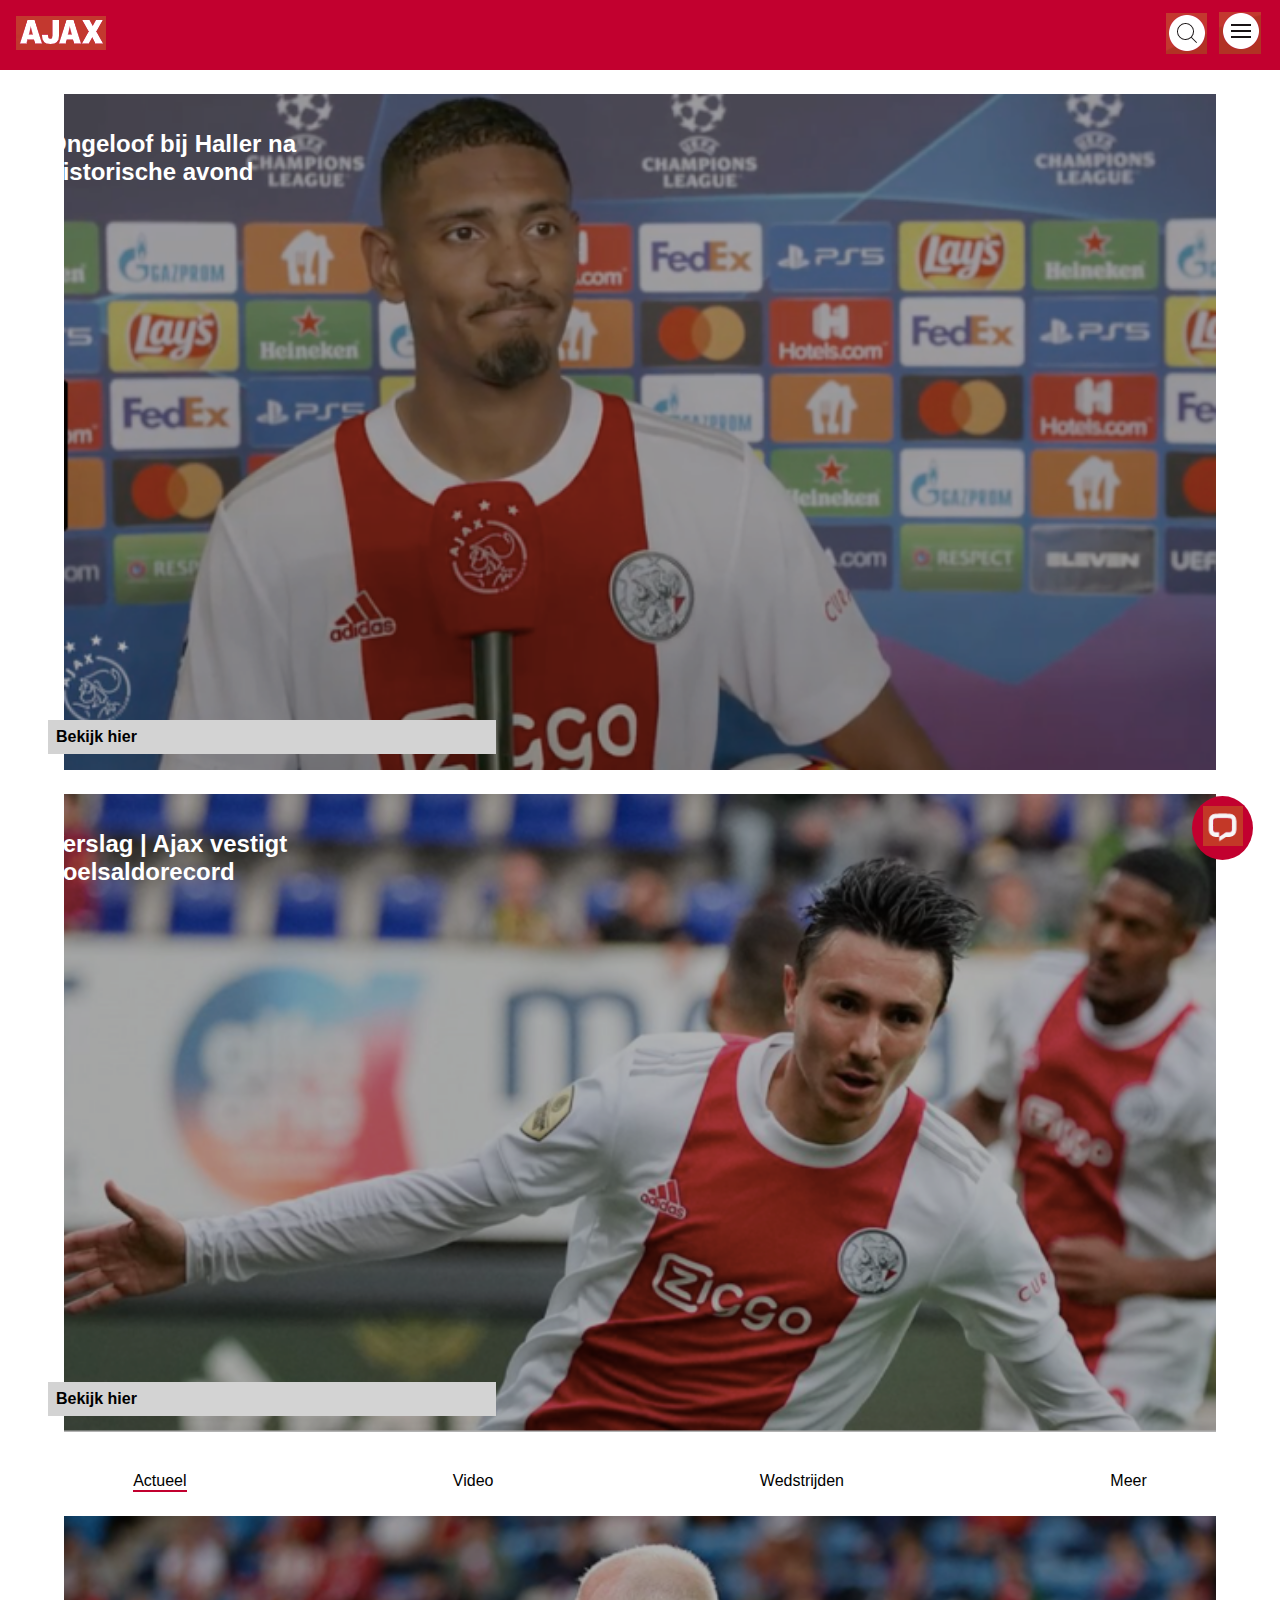
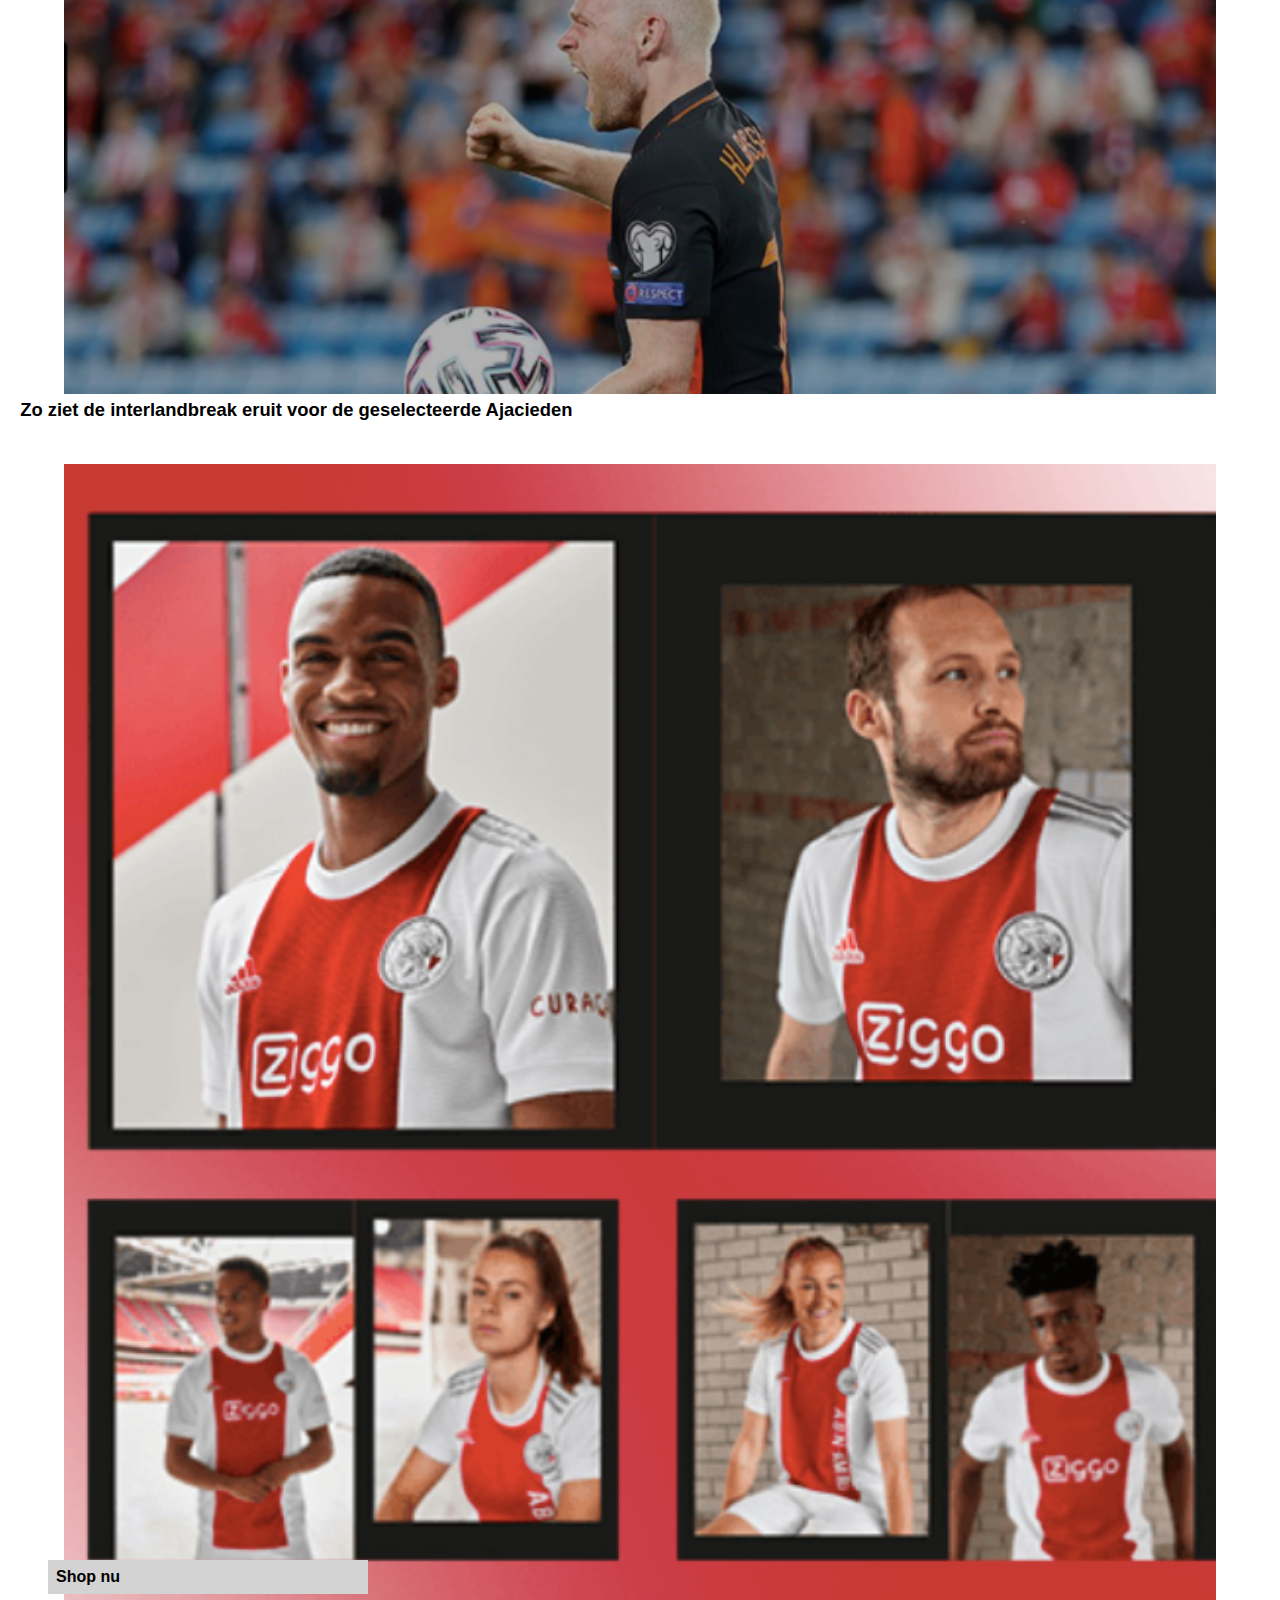
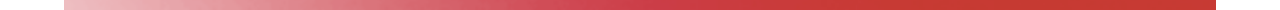
<file: index.html>
<!doctype html>
<html lang="nl">
	
<head>
	<meta charset="UTF-8">
	<meta name="author" content="jouw naam">
	<meta name="viewport" content="width=device-width, initial-scale=1">
	<title>ajax</title>
	<link href="styles/style.css" rel="stylesheet">
	<link rel="icon" type="image/svg+xml" href="images/favicon.svg">
</head>

<body>
<header>
	<a href=""><img src="images/ajax logo.png" alt="logo"></a>

	<button>
		<img src="images/zoek.png" alt="zoek">
	</button>

	<nav>
		<button>
			<img src="images/menu.png" alt="menu">
		</button>

		<ul>
			<li>
				<a href="#">teams</a>
			</li>
			<li>
				<a href="#">fans</a>
			</li>
			<li>
				<a href="#">club</a>
			</li>
			<li>
				<a href="shop.html">fanshop</a>
			</li>
			<li>
				<a href="#">tickets</a>
			</li>
		</ul>
	</nav>
	
</header>

<main class="homepagina">

<!-- section 1 -->
<section> 
	<article>
		
		<h1>Ongeloof bij Haller na historische avond</h1>
		<img src="images/Haller.png" alt="">
		<a href="#">Bekijk hier</a>
		
	</article>

	<article>
		
		<h1>Verslag | Ajax vestigt doelsaldorecord</h1>
		<img src="images/Berghuis.png" alt="">
		<a href="#">Bekijk hier</a>
		
	</article>
</section>


<!-- section 2 -->
<section>
	<nav>
		<ul>
				<li>
					<a href="#" class="actief">Actueel</a>
				</li>
				<li>
					<a href="#">Video</a>
				</li>
				<li>
					<a href="#">Wedstrijden</a>
				</li>
				<li>
					<a href="#">Meer</a>
				</li>
		</ul>
	</nav>


	<article>
		<img src="images/klaassen.png" alt="klaassen">
		<h2>
			Zo ziet de interlandbreak eruit voor de geselecteerde Ajacieden
		</h2>
	</article>

</section>

<!-- section 3 -->
<section>

	<a href="shop.html">
		<img  src="images/shopfoto.png" alt="">
		<a href="shop.html">Shop nu</a>
	</a>
	
	
</section>

<!-- section 4 -->
<aside>
	<button aria-label="chat">
		<img src="images/chat.png" alt="" width="40" height="40">
	</button>

	<form class="chat-form">
		<h2>
			Welkom bij Ajax!
		</h2>
		<button aria-label="chat sluiten">
				- 
		</button>
		<div>
			<p>
				Alle pre-orders van het derde shirt die zijn geplaatst vanaf 08-09 zullen in januari geleverd worden.
				Graag ontvangen we wat gegevens van je voordat de chat wordt gestart.
			</p>
			<label for="aside-naam">Je naam:</label>
			<input type="text" id="aside-naam">

			<label for="aside-mail">Je e-mailadres:</label>
			<input type="email" id="aside-mail">
		</div>
	</form>
</aside>



</main>	

<footer>


</footer>

	<script src="scripts/script.js"></script>
	
</body>

	

</html>
</file>
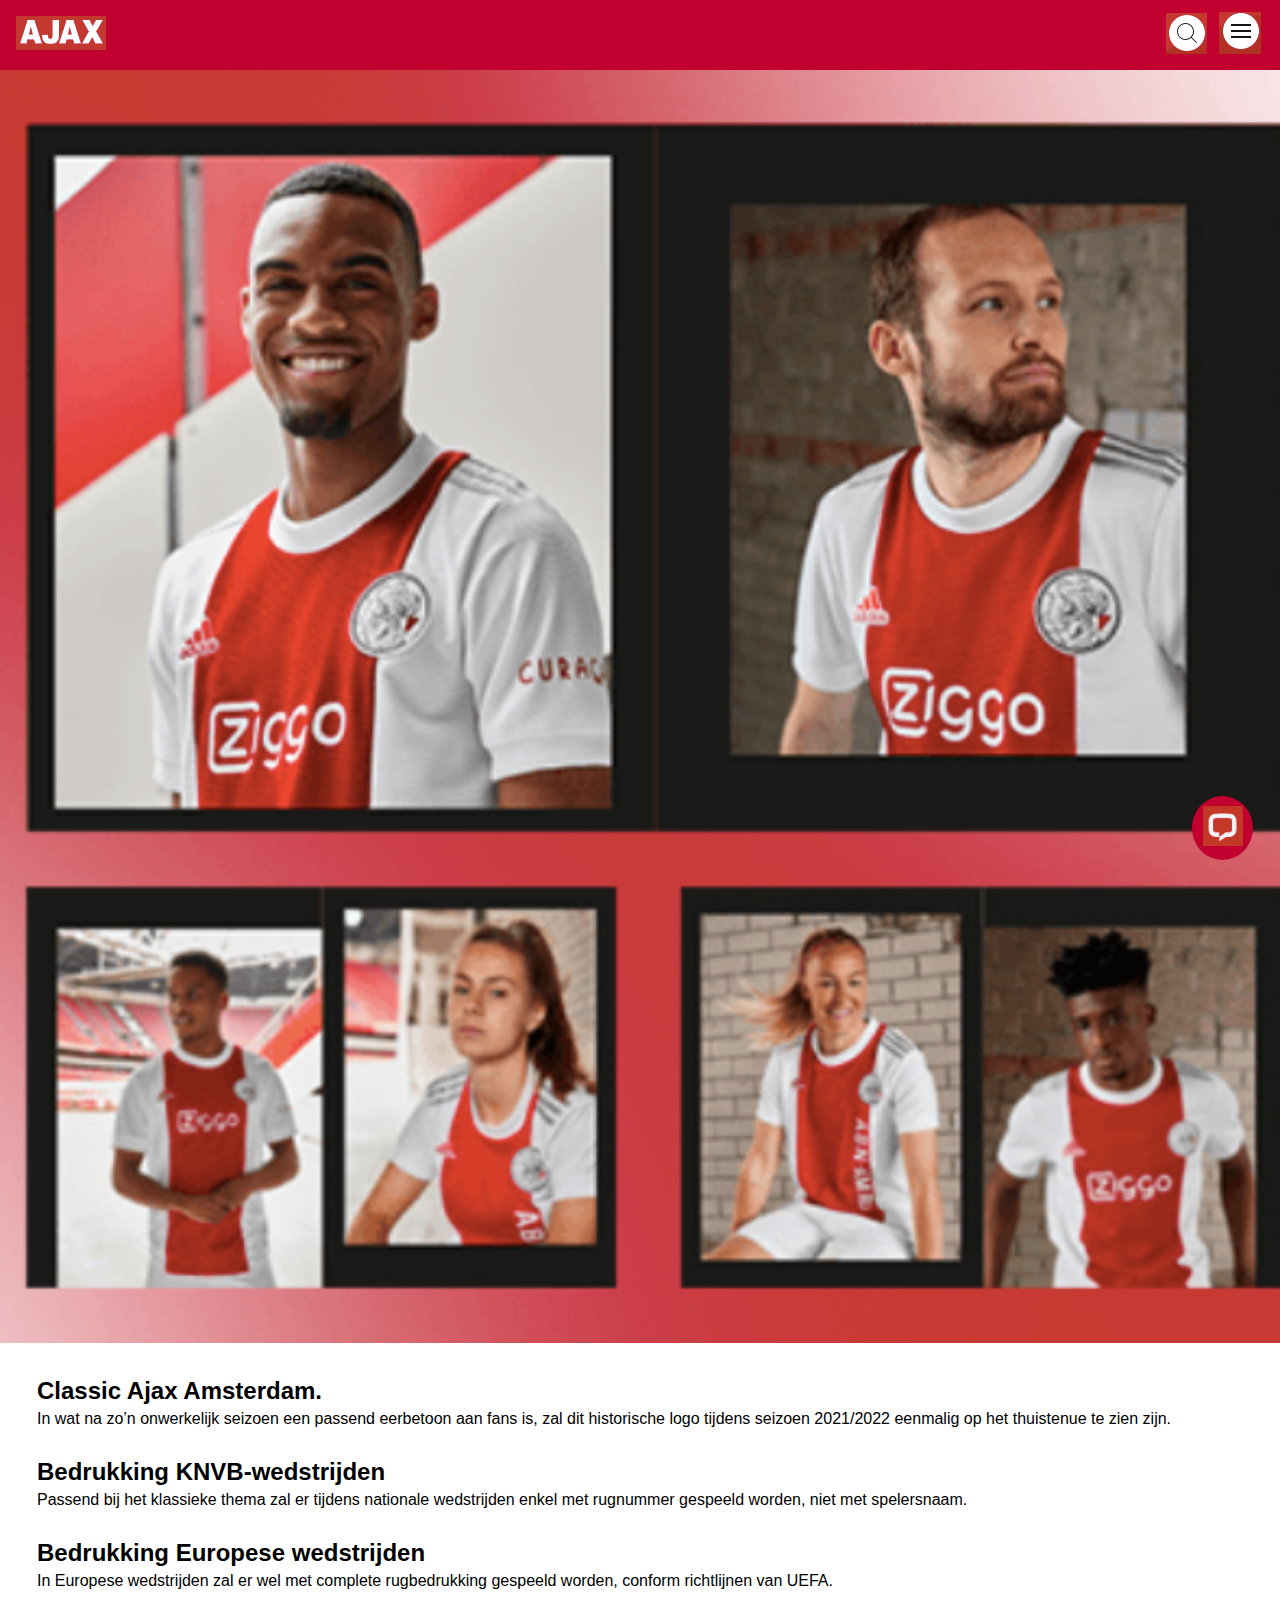
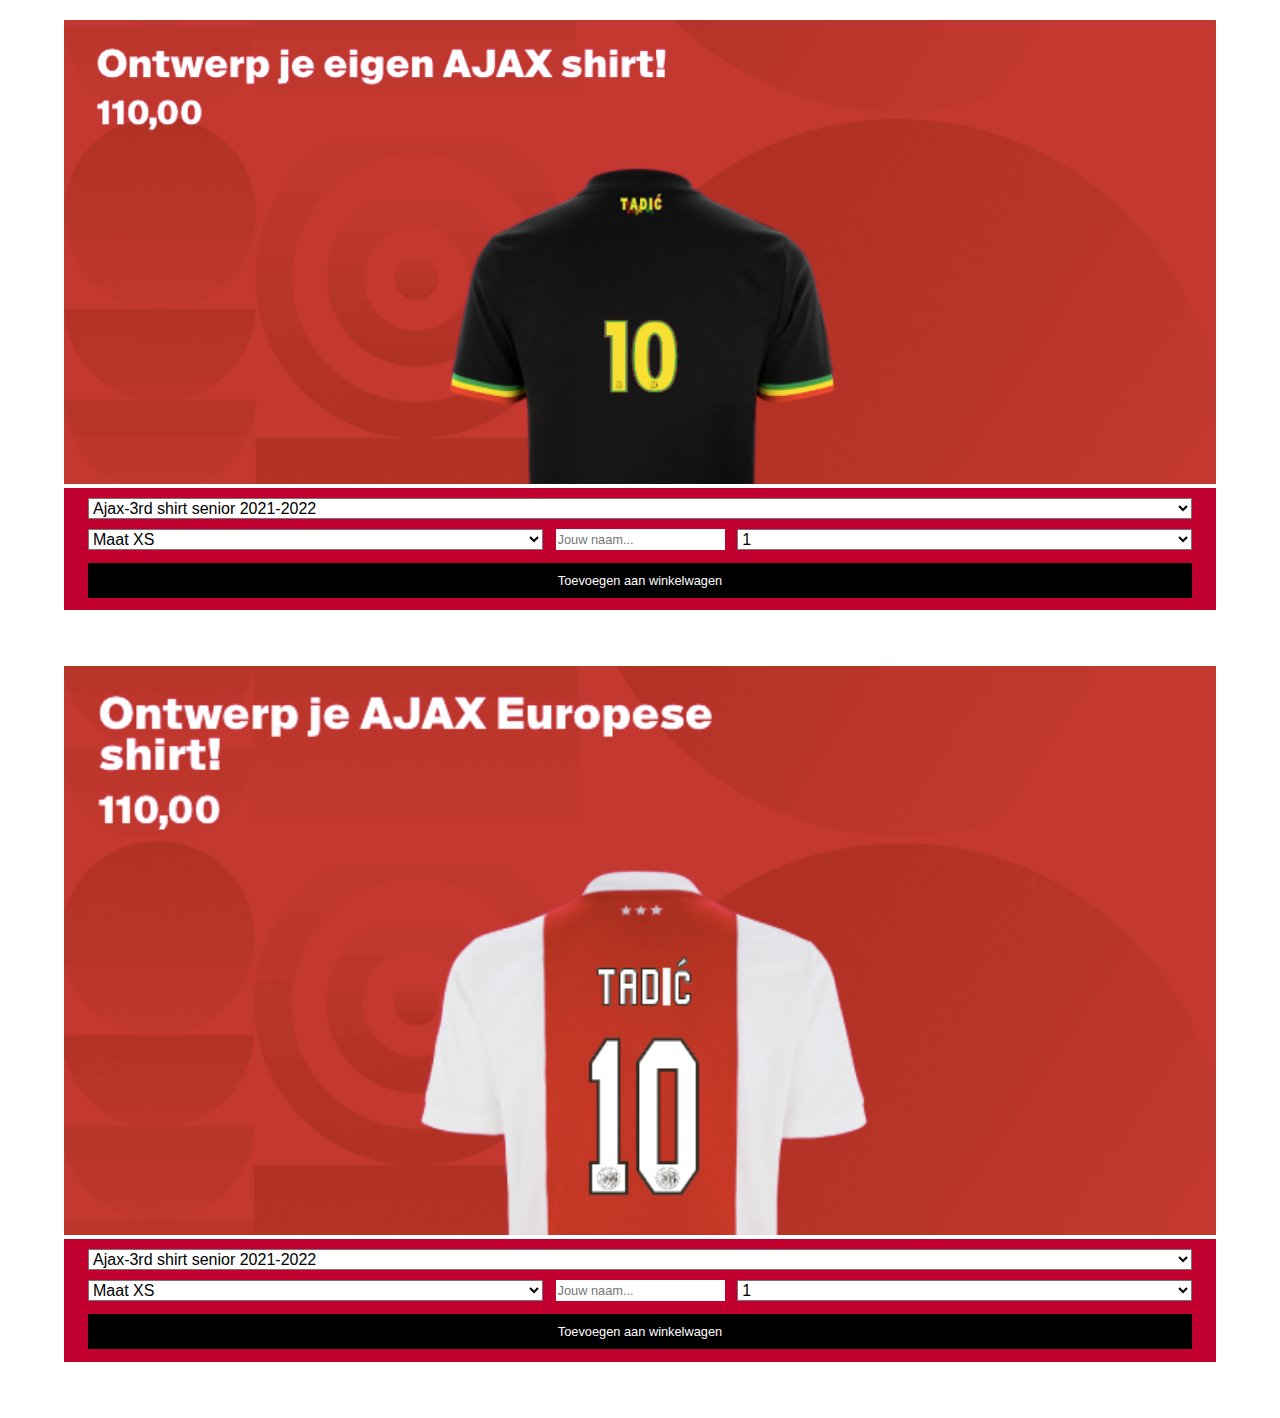
<file: shop.html>
<!doctype html>
<html lang="nl">
	
<head>
	<meta charset="UTF-8">
	<meta name="author" content="jouw naam">
	<meta name="viewport" content="width=device-width, initial-scale=1">
	<title>ajax</title>
	<link href="styles/style.css" rel="stylesheet">
	<link rel="icon" type="image/svg+xml" href="images/favicon.svg">
</head>
<body>
	<header>
		<a href="index.html"><img src="images/ajax logo.png" alt="logo"></a>
	
		<button>
			<img src="images/zoek.png" alt="zoek">
		</button>
	
		<nav>
			<button>
				<img src="images/menu.png" alt="menu">
			</button>
	
			<ul>
				<li>
					<a href="#">teams</a>
				</li>
				<li>
					<a href="#">fans</a>
				</li>
				<li>
					<a href="#">club</a>
				</li>
				<li>
					<a href="shop.html">fanshop</a>
				</li>
				<li>
					<a href="#">tickets</a>
				</li>
			</ul>
		</nav>
		
	</header>

    <main class="shoppagina">

		<img src="images/shopfoto.png" alt="fotoshop">
	
	<section class="tekstshop">
        <h3>Classic Ajax Amsterdam.</h3>
        <p>In wat na zo’n onwerkelijk seizoen een passend eerbetoon aan fans is, zal dit historische logo tijdens seizoen 2021/2022 eenmalig op het thuistenue te zien zijn.</p>

        <h4>Bedrukking KNVB-wedstrijden</h4>
        <p>Passend bij het klassieke thema zal er tijdens nationale wedstrijden enkel met rugnummer gespeeld worden, niet met spelersnaam.</p>
  
        <h4>Bedrukking Europese wedstrijden</h4>
		<p>In Europese wedstrijden zal er wel met complete rugbedrukking gespeeld worden, conform richtlijnen van UEFA.</p>
	</section>	


			

	<article>
		<img src="images/ajaxshirtnieuw.png" alt="shirtkopen">
            <form class="shop-form" action="">
				<select id="t-shirt" name="t-shirt">
					<option value="t-shirt">Ajax-3rd shirt senior 2021-2022</option>
					<option value="t-shirt">Ajax-thuisshirt KNVB senior 2021</option>
					<option value="t-shirt">Ajax-thuisshirt Europees senior 2021-2022</option>
					<option value="t-shirt">Ajax-3rd shirt junior 2021-2022</option>
					<option value="t-shirt">Ajax-thuisshirt Europees junior 2021-2022</option>
					<option value="t-shirt">Ajax-thuisshirt KNVB junior 2021-2022</option>
					<option value="t-shirt">Ajax-uitshirt senior 2021-2022</option>
					<option value="t-shirt">Ajax-uitshirt junior 2021-2022</option>
				  </select>

				<div>
				  <select name="jouwnaam" id="jouwnaam">
					<option value="jouwnaam">Maat XS</option>
					  <option value="jouwnaam">Maat S</option>
					  <option value="jouwnaam">Maat M</option>
					  <option value="jouwnaam">Maat L</option>
					  <option value="jouwnaam">Maat XL</option>
				   </select>
				   
				   <input type="Jouw naam" id="naam" placeholder="Jouw naam...">

				   <select name="nummer" id="nummer">
						<option value="nummer">1</option>
						<option value="nummer">2</option>
						<option value="nummer">3</option>
						<option value="nummer">4</option>
						<option value="nummer">5</option>
						<option value="nummer">6</option>
						<option value="nummer">7</option>
						<option value="nummer">8</option>
						<option value="nummer">9</option>
						<option value="nummer">10</option>
					</select>
				</div>

				<button>Toevoegen aan winkelwagen</button>
			</form>
	</article>
		
				
	

		<article>
			<img src="images/ontwerpen eu shirt.png" alt="">
            <form class="shop-form">
				<select id="t-shirt" name="t-shirt">
					<option value="t-shirt">Ajax-3rd shirt senior 2021-2022</option>
					<option value="t-shirt">Ajax-thuisshirt KNVB senior 2021</option>
					<option value="t-shirt">Ajax-thuisshirt Europees senior 2021-2022</option>
					<option value="t-shirt">Ajax-3rd shirt junior 2021-2022</option>
					<option value="t-shirt">Ajax-thuisshirt Europees junior 2021-2022</option>
					<option value="t-shirt">Ajax-thuisshirt KNVB junior 2021-2022</option>
					<option value="t-shirt">Ajax-uitshirt senior 2021-2022</option>
					<option value="t-shirt">Ajax-uitshirt junior 2021-2022</option>
				  </select>

				<div>
				  <select name="jouwnaam" id="jouwnaam">
					<option value="jouwnaam">Maat XS</option>
					<option value="jouwnaam">Maat S</option>
					<option value="jouwnaam">Maat M</option>
					<option value="jouwnaam">Maat L</option>
					<option value="jouwnaam">Maat XL</option>
				 </select>
				   
				   <input type="Jouw naam" id="naam" placeholder="Jouw naam...">

				   <select name="nummer" id="nummer">
						<option value="nummer">1</option>
						<option value="nummer">2</option>
						<option value="nummer">3</option>
						<option value="nummer">4</option>
						<option value="nummer">5</option>
						<option value="nummer">6</option>
						<option value="nummer">7</option>
						<option value="nummer">8</option>
						<option value="nummer">9</option>
						<option value="nummer">10</option>
					</select>
				</div>

				<button>Toevoegen aan winkelwagen</button>
			</form>

		</article>

		<aside>
			<button aria-label="chat">
				<img src="images/chat.png" alt="" width="40" height="40">
			</button>
		
			<form class="chat-form">
				<h2>
					Welkom bij Ajax!
				</h2>
				<button aria-label="chat sluiten">
						- 
				</button>
				<div>
					<p>
						Alle pre-orders van het derde shirt die zijn geplaatst vanaf 08-09 zullen in januari geleverd worden.
						Graag ontvangen we wat gegevens van je voordat de chat wordt gestart.
					</p>
					<label for="aside-naam">Je naam:</label>
					<input type="text" id="aside-naam">
		
					<label for="aside-mail">Je e-mailadres:</label>
					<input type="email" id="aside-mail">
				</div>
			</form>
		</aside>

    </main>

	<script src="scripts/script.js"></script>

</body>

</html>
</file>
<file: styles/style.css>
/* CSS Document */
*, *::after, *::before {
  box-sizing:border-box;  
}




/*********************/
/* custom properties */
/*********************/
:root {
  --rode-kleur:#c2002f;
  --achtergrond-kleur:white;
  --witte-ruimtes:5vw;
  --hoofd-tekstkleur: black;
  --afbeelding-tekstkleur: white;
  --button-kleur:lightgray;
  --border-kleur: darkgray;
  --border-klik-kleur: purple;

  --chat-achtergrond: lightgray;
  --chat-tekst: black;
  --chat-achtergrond-achter: white;
  --chat-p: black;
  --chat-titel: black;
  --chat-min: black;

  --button-tekst-hover: rgb(104, 101, 101);

}

/* Costum properties darkmode */

@media (prefers-color-scheme: dark) {
  :root {
    --achtergrond-kleur:rgb(41, 38, 38);
    --afbeelding-tekstkleur: black;
    --button-kleur: rgb(114, 106, 106);
    --hoofd-tekstkleur: white;

    --chat-achtergrond: rgb(104, 101, 101);
    --chat-tekst: white;
    --chat-achtergrond-achter: rgb(41, 38, 38);
    --chat-p: white;
    --chat-titel: white;
    --chat-min:white;
  }
}


/********************/
/* algemene styling */
/********************/
body {
  margin: 0;
  font-family:'Saira', sans-serif;
  background-color: var(--achtergrond-kleur);
}

body section {
  width: 100%;
}

body > h1 {
  line-height: 1.125em;
}

ul {
  margin:0;
  padding: 0;

  list-style:none;
}

/**********/
/* header */
/**********/
header {
  position: relative;
  display: flex;
  background-color:var(--rode-kleur);
}

/* logo */
header > a {
  margin-right: auto;
  margin-bottom: 1em;
  margin-top: 1em;
  margin-left: 1em;
  z-index: 200;
}
header button:nth-of-type(1) {
  z-index: 200;
  background-color:var(--rode-kleur);
}

header button:nth-of-type(2) {
  background-color: var(--rode-kleur);
  border: none;
}

/* menu button */
header nav button {
  position: relative;
  z-index: 200;
  margin-top: .8em;
  margin-right: 1em;
  background-color:var(--rode-kleur);

}

/* menu */
header nav.toonMenu ul {
  transform: translatey(0);
}

header button:nth-of-type(1) {
  background: none;
  border: none;
}

header nav button {
  position: relative;
  z-index: 100;
}

header nav ul {
  margin: 0;
  padding: 4em 0 0;
  background: var(--rode-kleur);
  list-style: none;

  position: fixed;

  left: 0; 
  right: 0; 
  top: 0; 
  bottom: 0;

  transform: translatey(-100%);

  transition: .5s;

  z-index: 50;
}

header nav li {
  margin: 0; padding: 0;
  background-color:var(--rode-kleur);
  text-decoration: none;
}

header nav a {
  display: flex;
  align-items: center;
  gap: .25em;
  padding: .25em 1em;
  text-decoration: none;
  color: var(--afbeelding-tekstkleur);
  margin-top: .5em;
  font-size: 1.5em;
  transition: 0.25s;
}

header nav a:hover {
  color:var(--button-tekst-hover);
}



header nav a.active {
  font-weight: bold;
}


/********/
/* MAIN */
/********/

/* section 1 */

section:nth-of-type(1) {
  font-size: 1em;
}

section:nth-of-type(1) article {
  position: relative;
  color: var(--afbeelding-tekstkleur);
}

section:nth-of-type(1) article h1 {
  position: absolute;

  left:2em;
  top:1.5em;
  margin:0;
  color: var(--afbeelding-tekstkleur);

  max-width: 16rem;
  

  font-size: 1.3em;

  z-index: 10;

}

@media (min-width:32em) {
  section:nth-of-type(1) article h1 {
    font-size: 1.5em;
  }
}


section:nth-of-type(1) a {
  position: absolute;
  left: 3em;
  display: block;
  width: 35%;
  bottom: 1em;
  background-color:var(--button-kleur);
  text-decoration: none;
  color: var(--hoofd-tekstkleur);
  border: none;
  font-weight: bold;
  padding: .5em .5em;
  transition: 0.25s;
}

section:nth-of-type(1) a:hover {
  background-color:var(--button-tekst-hover);
}

/* section 2 */

/* nav  */

main nav ul {
  display: flex;
  justify-content: space-around;
  text-align: center;
  border: none;

}

section:nth-of-type(2) nav ul li a {
  color:var(--hoofd-tekstkleur);
  text-decoration: none;
  border-bottom: 2px solid transparent;
  width: 100%;
  transition: 0.25s;
}

section:nth-of-type(2) nav ul li a:hover {
  border-bottom: 2px solid var(--rode-kleur);
}


section:nth-of-type(2) nav ul li a.actief {
  border-bottom: 2px solid var(--rode-kleur);
}

section:nth-of-type(2) article h2 {
  color:var(--hoofd-tekstkleur);
  margin-top: -1em;
  margin-left: 1.1em;
  margin-bottom: 1em;
  font-size: 1.15em;
}


/* section 3 */

section:nth-of-type(3) a:nth-of-type(1) {
  width: 100%;
}

section:nth-of-type(3) a:nth-of-type(2) {
  position: absolute;
  left: 3em;
  display: block;
  width: 25%;
  bottom: 1em;
  background-color:var(--button-kleur);
  color: var(--hoofd-tekstkleur);
  text-decoration: none;
  border: none;
  font-weight: bold;
  padding: .5em .5em;
  transition: 0.25s;
}



section:nth-of-type(3) a:nth-of-type(2):hover {
  background-color:var(--button-tekst-hover);
}

/* article h2 {
  color: black;
  font-size: 1em;
  left: 1.4em;
  width: 90%;
} */

/* article a {
  position: absolute;
  left:3em;
  bottom:1.5em;
  background-color:var(--button-kleur);
  color:var(--hoofd-tekstkleur);
  text-decoration: none;
  border: none;
  display: inline-block;
  padding: .5em .5em;
  font-weight: bold;

} */


/* div home */

.homepagina article img {
  display: flex;
  width: 90%;
  margin-top: 1.5em;
  margin-left: auto;
  margin-right: auto;
  margin-bottom: 1.5em;
  filter: brightness(70%);
}


/* div shop */

.shoppagina > img {
  width: 100%;
}

.shoppagina article img {
  width: 100%;
}

.shoppagina article {
  width: 90%;
  margin: 0 auto;
}

main article:nth-of-type(2) h1 {
  border: black;
}

section {
  position: relative;

}

.tekstshop h3 {
  margin: 30px 10px 0px 37px;
  width: 90%;
  font-size: 1.5em;
  color: var(--hoofd-tekstkleur);
}

.tekstshop h4 {
  margin: 30px 10px 0px 37px;
  width: 90%;
  font-size: 1.5em;
  color: var(--hoofd-tekstkleur);
}

.tekstshop p {
  margin: 5px 0px 30px 37px;
  width: 90%;
  font-size: 1em;
  color: var(--hoofd-tekstkleur);
}


/* sections */
section a {
  display: flex;
  width: 90%;
  margin-top: 1em;
  margin-left: auto;
  margin-right: auto;
}


section img {
  display: flex;
  width: 90%;
  margin-top: 1.5em;
  margin-left: auto;
  margin-right: auto;
}


/**********/
/* forms */
/**********/

/* form shop*/
form.shop-form {
  background-color:var(--rode-kleur);
  width: 100%;
  margin-bottom: 3.5em;
  justify-content: space-between;
  position: relative;
  padding: 0 1.5em;
}


form.shop-form button {
  padding: 10px 60px 10px 60px;
  margin-top: 1em;
  margin-bottom: 1em;
  background-color: black;
  color: white;
  border: none;
  font-size: .8em;
  position: relative;
  width: 100%;
}

form.shop-form div {
  display: flex;
  flex-direction: row;
}

form.shop-form input {
  font-size: .8em;
  flex: 1;
  margin: 10px 1em 0 1em;
  position: relative;
  color: var(--hoofd-tekstkleur);
  background-color: var(--afbeelding-tekstkleur);
  border: none;
}


form.shop-form  select {
  margin-top: 10px;
  font-size: 1em;
  position: relative;
  width: 100%;
  color: var(--hoofd-tekstkleur);
  background-color: var(--afbeelding-tekstkleur);
}


/* form chat */

form.chat-form {
  position: fixed;
  top: 2em;
  bottom: 2em;
  right: 1.5em;
  width: calc(100% - 3em);
  max-width: 20em;
  background-color: lightgrey;
  z-index: 300;
  transform: scale(0);
  transition: .5s;
  transform-origin: right bottom;
  border-radius: 2%;
  background-color: var(--chat-achtergrond-achter);

}

form.chat-form.toonForm {
	transform:scale(1);
}

aside > button {
  position: fixed;
  right: 2em;
  bottom: 3em;
  background: var(--rode-kleur);
  transition:0.5s;
  border-radius: 50%;
  padding: .8em;
  border: none;

}

aside > button.toonForm {
  transform:scale(0);
  border: none;
  
}

aside form h2 {
  position: fixed;
  left: 1.8em;
  color: var(--chat-titel);
}

aside form button {
  position: fixed;
  right: .2em;
  top: 0.07em;
  background-color: transparent;
  border: none;
  font-size: 3em;
  color: var(--chat-min);
}

aside form button:hover {
  color: var(--bor);
}

aside form {
  padding: 0 1em;
  overflow: hidden;
}

aside form::before {
  content: "";
  height: 4em;
  left: 0;
  top: 0;
  width: 100%;
  position: absolute;
  background-color: var(--chat-achtergrond);
}

aside form div {
  margin-top: 7em;
  padding: 1em;
  border-radius: 8px;
  color: var(--chat-p);
  background-color: var(--chat-achtergrond);
  
}



aside form div input {
  display: block;
  width: 100%;
  padding: 0.5em 1em;
  border-radius: 5px;
  border: 1px solid var(--border-kleur);
  margin-bottom: 1.5em;
  outline: none;

}

aside form div input:focus {
  border: 1px solid var(--border-klik-kleur);
}
</file>
